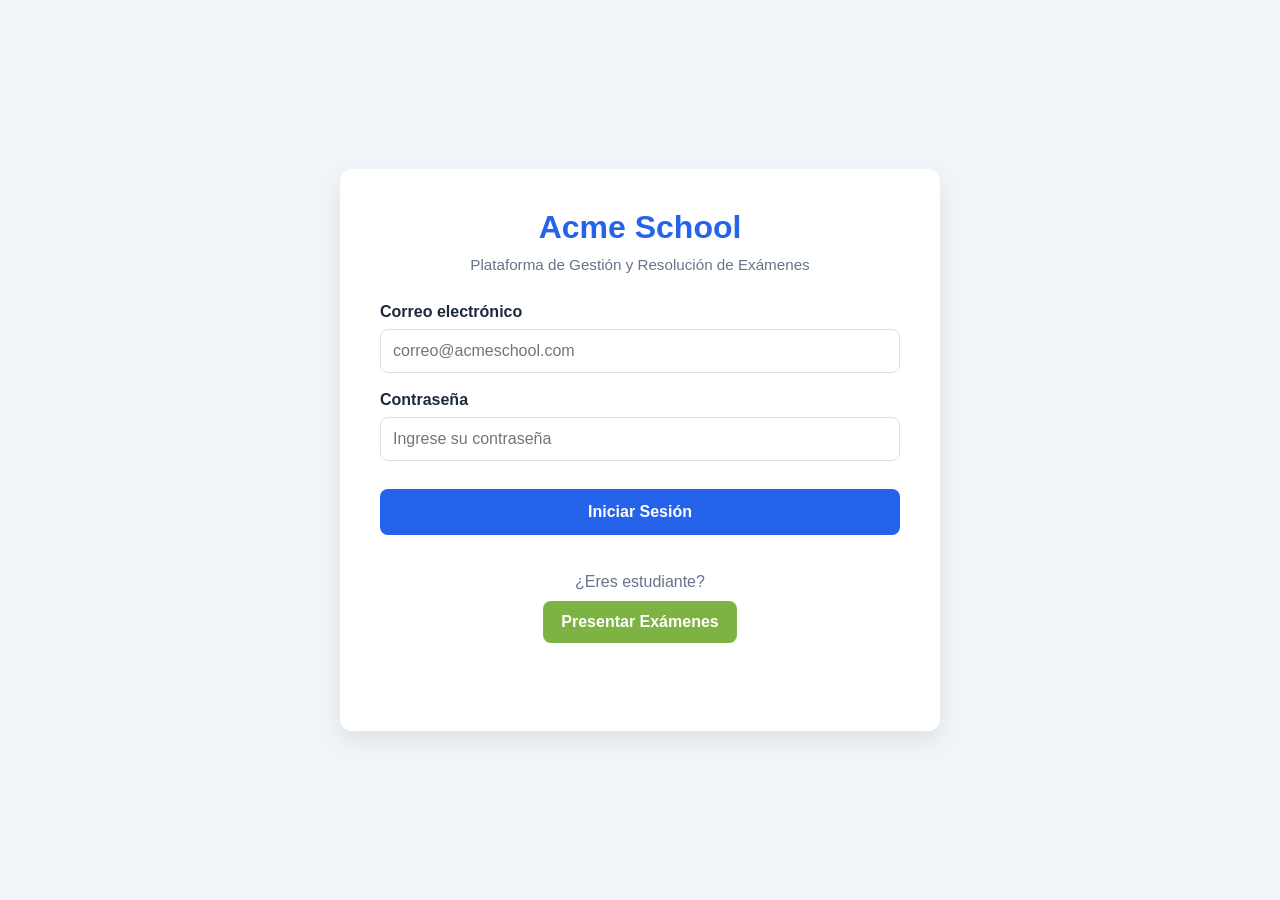
<file: index.html>
<!DOCTYPE html>
<html lang="es">
<head>
    <meta charset="UTF-8">
    <meta name="viewport" content="width=device-width, initial-scale=1.0">
    <title>Acme School | Plataforma de Exámenes</title>

    <link rel="stylesheet" href="./assets/css/style.css">
    <link rel="stylesheet" href="./assets/css/login.css">
</head>
<body>

    <main class="login-container">

        <section class="login-card">

            <div class="login-header">
                <h1>Acme School</h1>
                <p>Plataforma de Gestión y Resolución de Exámenes</p>
            </div>

            <form id="loginForm" class="login-form">

                <div class="form-group">
                    <label for="email">Correo electrónico</label>
                    <input
                        type="email"
                        id="email"
                        name="email"
                        placeholder="correo@acmeschool.com"
                        required
                    >
                </div>

                <div class="form-group">
                    <label for="password">Contraseña</label>
                    <input
                        type="password"
                        id="password"
                        name="password"
                        placeholder="Ingrese su contraseña"
                        required
                    >
                </div>

                <button type="submit" class="btn-login">
                    Iniciar Sesión
                </button>

                <div class="public-access">

                    <p>¿Eres estudiante?</p>

                    <a
                        href="./resolver.html"
                        class="btn-student"
                    >
                        Presentar Exámenes
                    </a>

                </div>
                
                <p id="message" class="message"></p>

            </form>

        </section>

    </main>

    <script type="module" src="./js/app.js"></script>

</body>
</html>
</file>
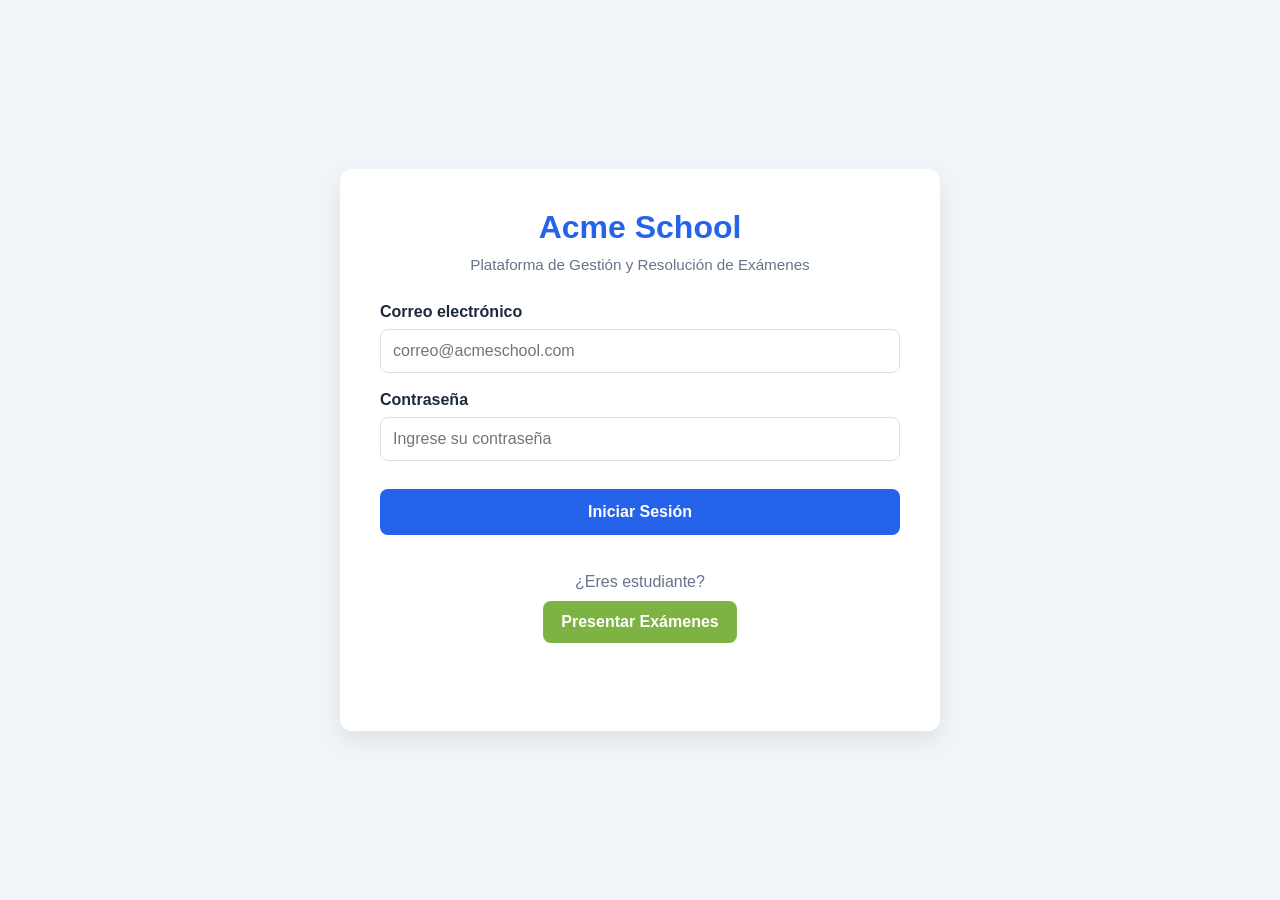
<file: dashboard.html>
<!DOCTYPE html>
<html lang="es">
<head>
    <meta charset="UTF-8">
    <meta name="viewport" content="width=device-width, initial-scale=1.0">
    <title>Dashboard | Acme School</title>

    <link rel="stylesheet" href="./assets/css/style.css">
    <link rel="stylesheet" href="./assets/css/dashboard.css">
</head>
<body>

    <header class="header">
        <h1>Acme School</h1>

        <button id="logoutBtn" class="btn-logout">
            Cerrar sesión
        </button>
    </header>

    <main class="dashboard-container">

        <section class="welcome-section">
            <h2>Bienvenido</h2>
            <p>Seleccione el módulo que desea administrar.</p>
        </section>

        <section class="cards-container">

            <article class="dashboard-card">
                <h3>Gestión de Usuarios</h3>
                <p>
                    Crear, actualizar y eliminar usuarios del sistema.
                </p>

                <a href="./usuarios.html" class="btn-module">
                    Administrar Usuarios
                </a>
            </article>

            <article class="dashboard-card">
                <h3>Gestión de Exámenes</h3>
                <p>
                    Crear, editar y administrar exámenes y preguntas.
                </p>

                <a href="./examenes.html" class="btn-module">
                    Administrar Exámenes
                </a>
            </article>

            <article class="dashboard-card">
                <h3>Resolución de Exámenes</h3>
                <p>
                    Acceso al módulo público de presentación de exámenes.
                </p>

                <a href="./resolver.html" class="btn-module">
                    Ver Exámenes
                </a>
            </article>

        </section>

    </main>

    <script type="module" src="./js/dashboard.js"></script>

</body>
</html>
</file>
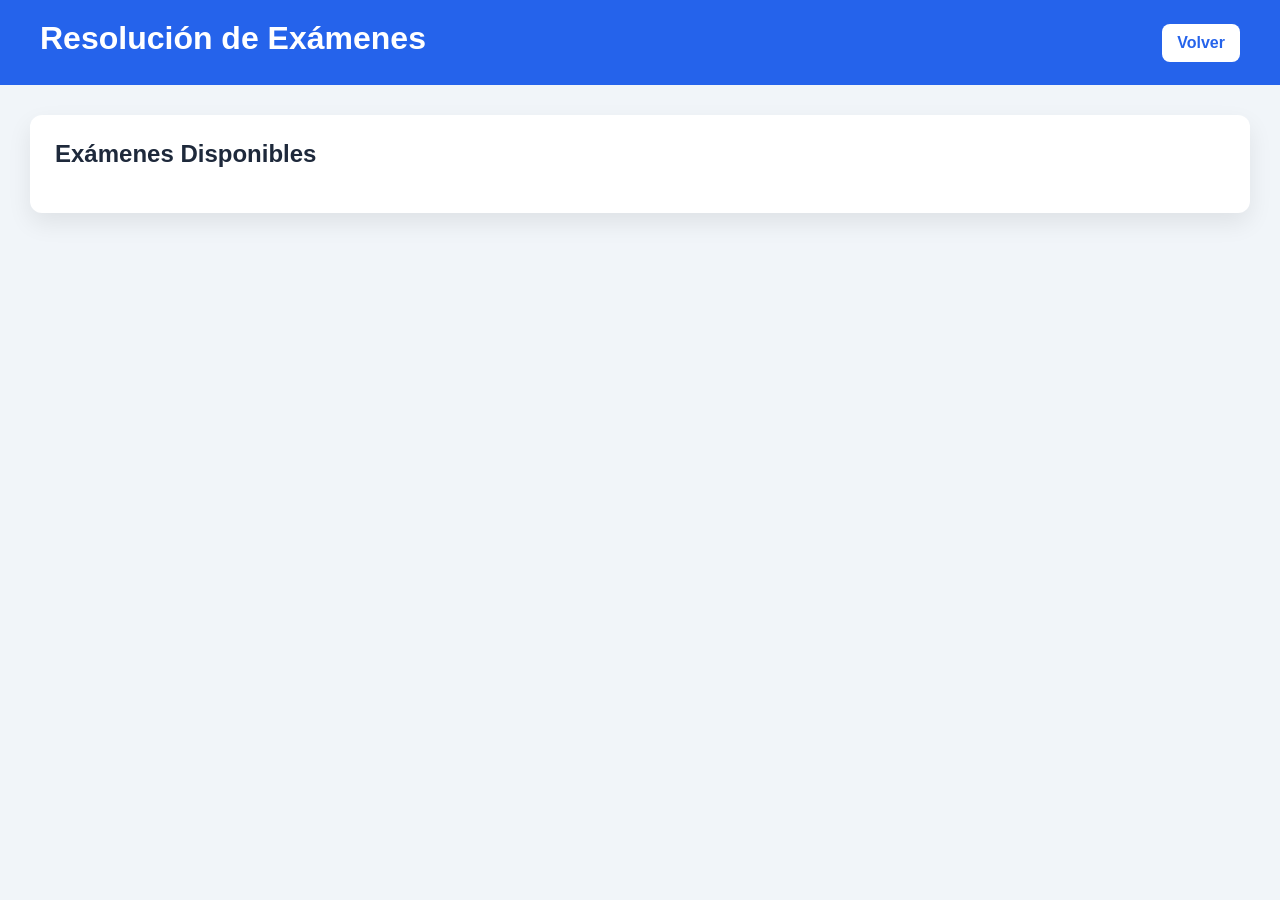
<file: examen.html>
<!DOCTYPE html>
<html lang="es">
<head>
    <meta charset="UTF-8">
    <meta name="viewport" content="width=device-width, initial-scale=1.0">
    <title>Examen | Acme School</title>

    <link rel="stylesheet" href="./assets/css/style.css">
    <link rel="stylesheet" href="./assets/css/examen.css">
</head>
<body>

    <header class="header">
        <h1 id="examTitle">
            Examen
        </h1>
    </header>

    <main class="exam-container">

        <section class="exam-info">

            <p id="studentInfo"></p>

            <p id="questionCount"></p>

            <p id="requiredPercentage"></p>

            <timer-component id="timer">
            </timer-component>

        </section>

        <section id="questionsContainer">

        </section>

        <button id="finishExamBtn">
            Finalizar Examen
        </button>

    </main>

    <script
        type="module"
        src="./js/components/timer.js"
    ></script>

    <script
        type="module"
        src="./js/resolver/examen.js"
    ></script>

</body>
</html>
</file>
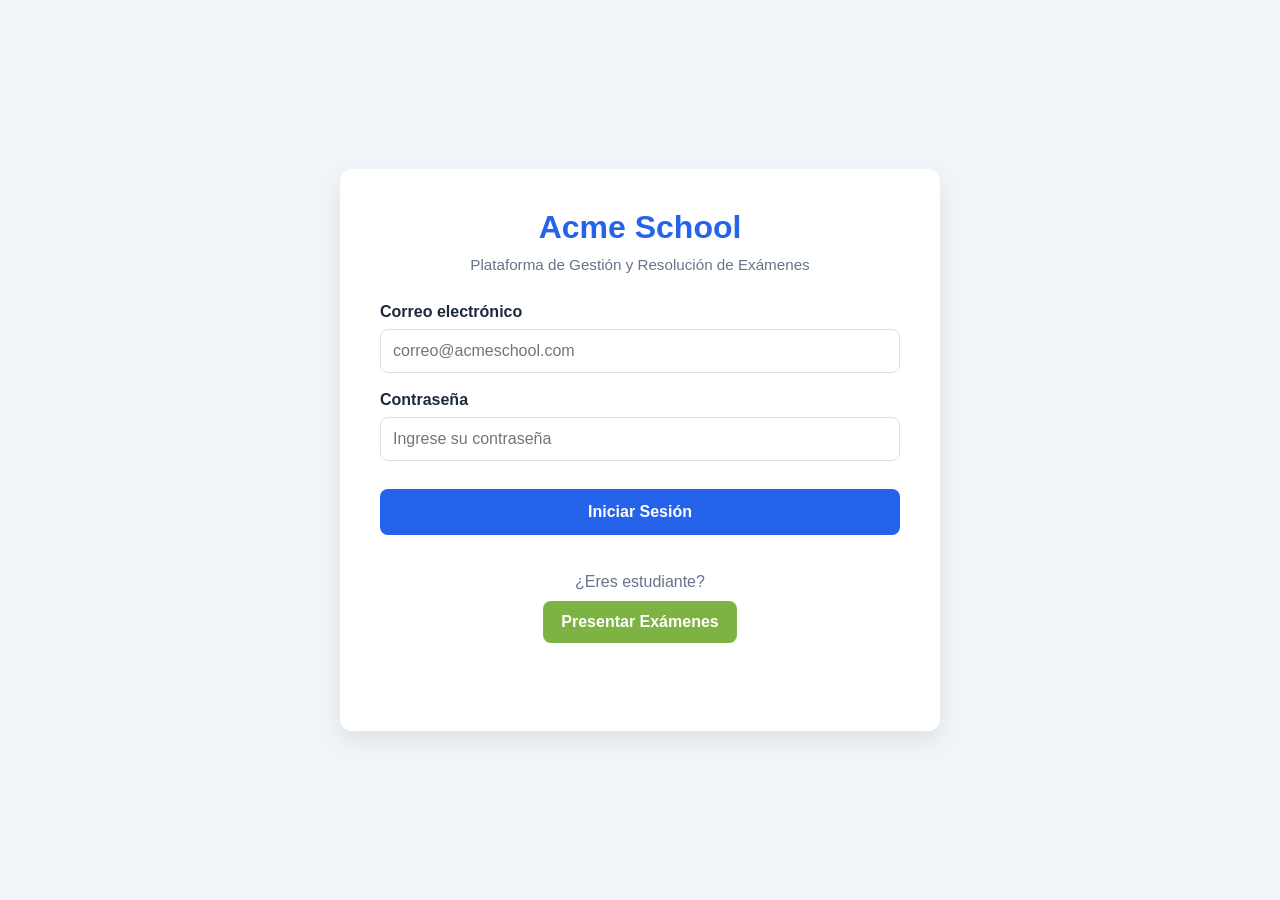
<file: examenes.html>
<!DOCTYPE html>
<html lang="es">
<head>
    <meta charset="UTF-8">
    <meta name="viewport" content="width=device-width, initial-scale=1.0">
    <title>Gestión de Exámenes | Acme School</title>

    <link rel="stylesheet" href="./assets/css/style.css">
    <link rel="stylesheet" href="./assets/css/examenes.css">
</head>
<body>

    <header class="header">
        <h1>Gestión de Exámenes</h1>

        <a href="./dashboard.html" class="btn-back">
            Volver
        </a>
    </header>

    <main class="exams-container">

        <section class="form-section">

            <h2>Registrar Examen</h2>

            <form id="examForm">

                <input
                    type="text"
                    id="codigo"
                    placeholder="Código del examen"
                    required
                >

                <input
                    type="text"
                    id="titulo"
                    placeholder="Título del examen"
                    required
                >

                <input
                    type="number"
                    id="tiempo"
                    placeholder="Tiempo en minutos"
                    min="1"
                    required
                >

                <input
                    type="number"
                    id="aprobacion"
                    placeholder="Porcentaje de aprobación"
                    min="1"
                    max="100"
                    required
                >

                <textarea
                    id="descripcion"
                    placeholder="Descripción del examen"
                    rows="4"
                    required
                ></textarea>

                <button type="submit" id="submitExamBtn">
                    Guardar Examen
                </button>

            </form>

        </section>

        <section class="table-section">

            <h2>Exámenes Registrados</h2>

            <table>

                <thead>
                    <tr>
                        <th>Código</th>
                        <th>Título</th>
                        <th>Tiempo</th>
                        <th>% Aprobación</th>
                        <th>Acciones</th>
                    </tr>
                </thead>

                <tbody id="examsTableBody">

                </tbody>

            </table>

        </section>

    </main>

    <script type="module" src="./js/exams/examenes.js"></script>

</body>
</html>
</file>
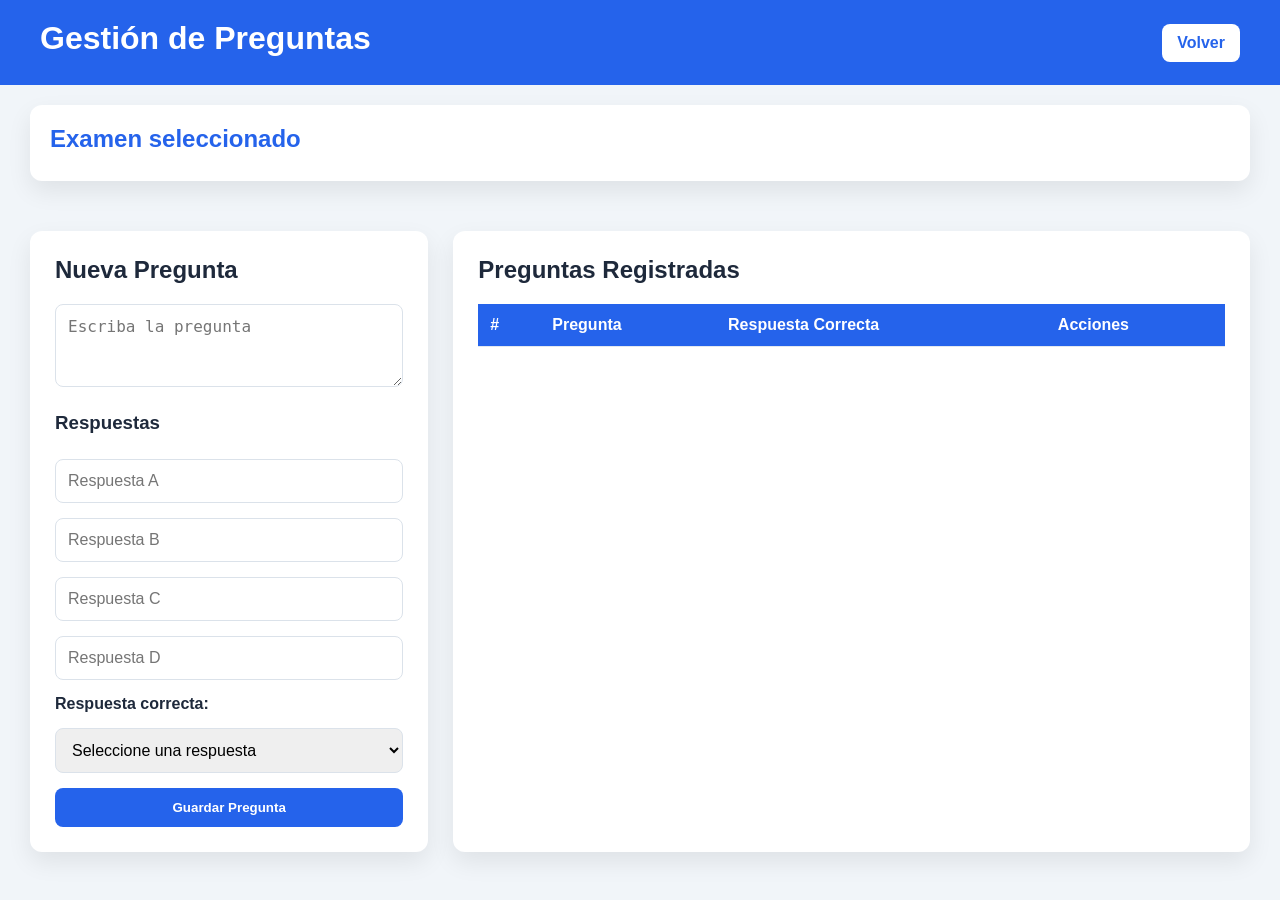
<file: preguntas.html>
<!DOCTYPE html>
<html lang="es">
<head>
    <meta charset="UTF-8">
    <meta name="viewport" content="width=device-width, initial-scale=1.0">
    <title>Gestión de Preguntas | Acme School</title>

    <link rel="stylesheet" href="./assets/css/style.css">
    <link rel="stylesheet" href="./assets/css/preguntas.css">
</head>
<body>

    <header class="header">
        <h1>Gestión de Preguntas</h1>

        <a href="./examenes.html" class="btn-back">
            Volver
        </a>
    </header>

    <section class="selected-exam">

        <h2 id="selectedExamTitle">
            Examen seleccionado
        </h2>

    </section>

    <main class="questions-container">

        <section class="form-section">

            <h2>Nueva Pregunta</h2>

            <form id="questionForm">

                <textarea
                    id="pregunta"
                    placeholder="Escriba la pregunta"
                    rows="3"
                    required
                ></textarea>

                <h3>Respuestas</h3>

                <input
                    type="text"
                    id="respuestaA"
                    placeholder="Respuesta A"
                    required
                >

                <input
                    type="text"
                    id="respuestaB"
                    placeholder="Respuesta B"
                    required
                >

                <input
                    type="text"
                    id="respuestaC"
                    placeholder="Respuesta C"
                    required
                >

                <input
                    type="text"
                    id="respuestaD"
                    placeholder="Respuesta D"
                    required
                >

                <label>
                    Respuesta correcta:
                </label>

                <select id="respuestaCorrecta" required>
                    <option value="">
                        Seleccione una respuesta
                    </option>

                    <option value="A">
                        Respuesta A
                    </option>

                    <option value="B">
                        Respuesta B
                    </option>

                    <option value="C">
                        Respuesta C
                    </option>

                    <option value="D">
                        Respuesta D
                    </option>
                </select>

                <button
                    type="submit"
                    id="submitQuestionBtn"
                >
                    Guardar Pregunta
                </button>

            </form>

        </section>

        <section class="table-section">

            <h2>Preguntas Registradas</h2>

            <table>

                <thead>
                    <tr>
                        <th>#</th>
                        <th>Pregunta</th>
                        <th>Respuesta Correcta</th>
                        <th>Acciones</th>
                    </tr>
                </thead>

                <tbody id="questionsTableBody">

                </tbody>

            </table>

        </section>

    </main>

    <script
        type="module"
        src="./js/exams/preguntas.js"
    ></script>

</body>
</html>
</file>
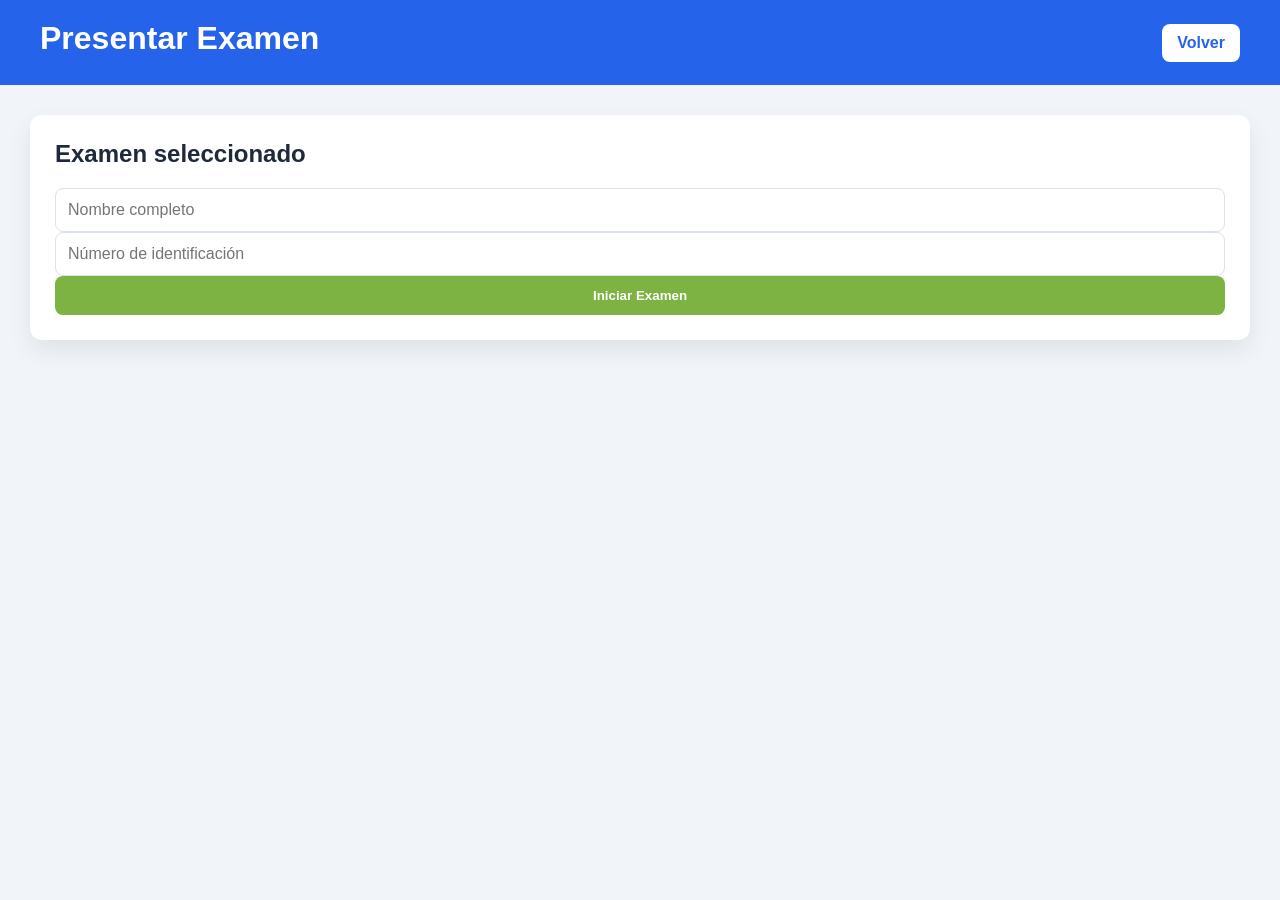
<file: presentar-examen.html>
<!DOCTYPE html>
<html lang="es">
<head>
    <meta charset="UTF-8">
    <meta name="viewport" content="width=device-width, initial-scale=1.0">
    <title>Presentar Examen | Acme School</title>

    <link rel="stylesheet" href="./assets/css/style.css">
    <link rel="stylesheet" href="./assets/css/resolver.css">
</head>
<body>

    <header class="header">

        <h1>Presentar Examen</h1>

        <a
            href="./resolver.html"
            class="btn-back"
        >
            Volver
        </a>

    </header>

    <main class="resolver-container">

        <section class="exam-list-section">

            <h2 id="examTitle">
                Examen seleccionado
            </h2>

            <form id="studentForm">

                <input
                    type="text"
                    id="studentName"
                    placeholder="Nombre completo"
                    required
                >

                <input
                    type="text"
                    id="studentId"
                    placeholder="Número de identificación"
                    required
                >

                <button type="submit">
                    Iniciar Examen
                </button>

            </form>

        </section>

    </main>

    <script
        type="module"
        src="./js/resolver/presentar-examen.js"
    ></script>

</body>
</html>
</file>
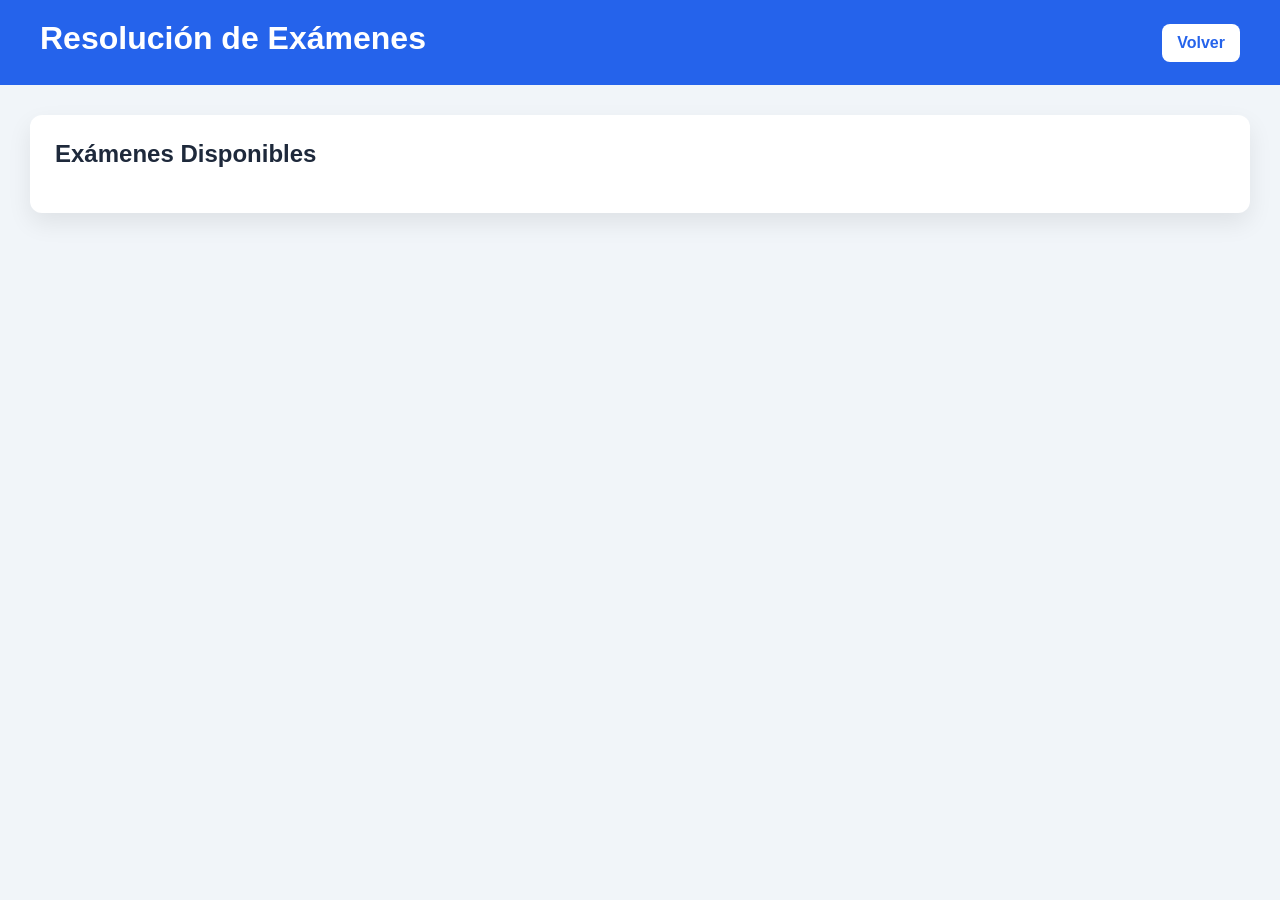
<file: resolver.html>
<!DOCTYPE html>
<html lang="es">
<head>
    <meta charset="UTF-8">
    <meta name="viewport" content="width=device-width, initial-scale=1.0">
    <title>Resolución de Exámenes | Acme School</title>

    <link rel="stylesheet" href="./assets/css/style.css">
    <link rel="stylesheet" href="./assets/css/resolver.css">
</head>
<body>

    <header class="header">

        <h1>Resolución de Exámenes</h1>

        <a
            href="./dashboard.html"
            class="btn-back"
        >
            Volver
        </a>

    </header>

    <main class="resolver-container">

        <section class="exam-list-section">

            <h2>Exámenes Disponibles</h2>

            <div id="examList">

            </div>

        </section>

    </main>

    <script
        type="module"
        src="./js/components/card-examen.js"
    ></script>
    
    <script
        type="module"
        src="./js/resolver/resolver.js"
    ></script>

</body>
</html>
</file>
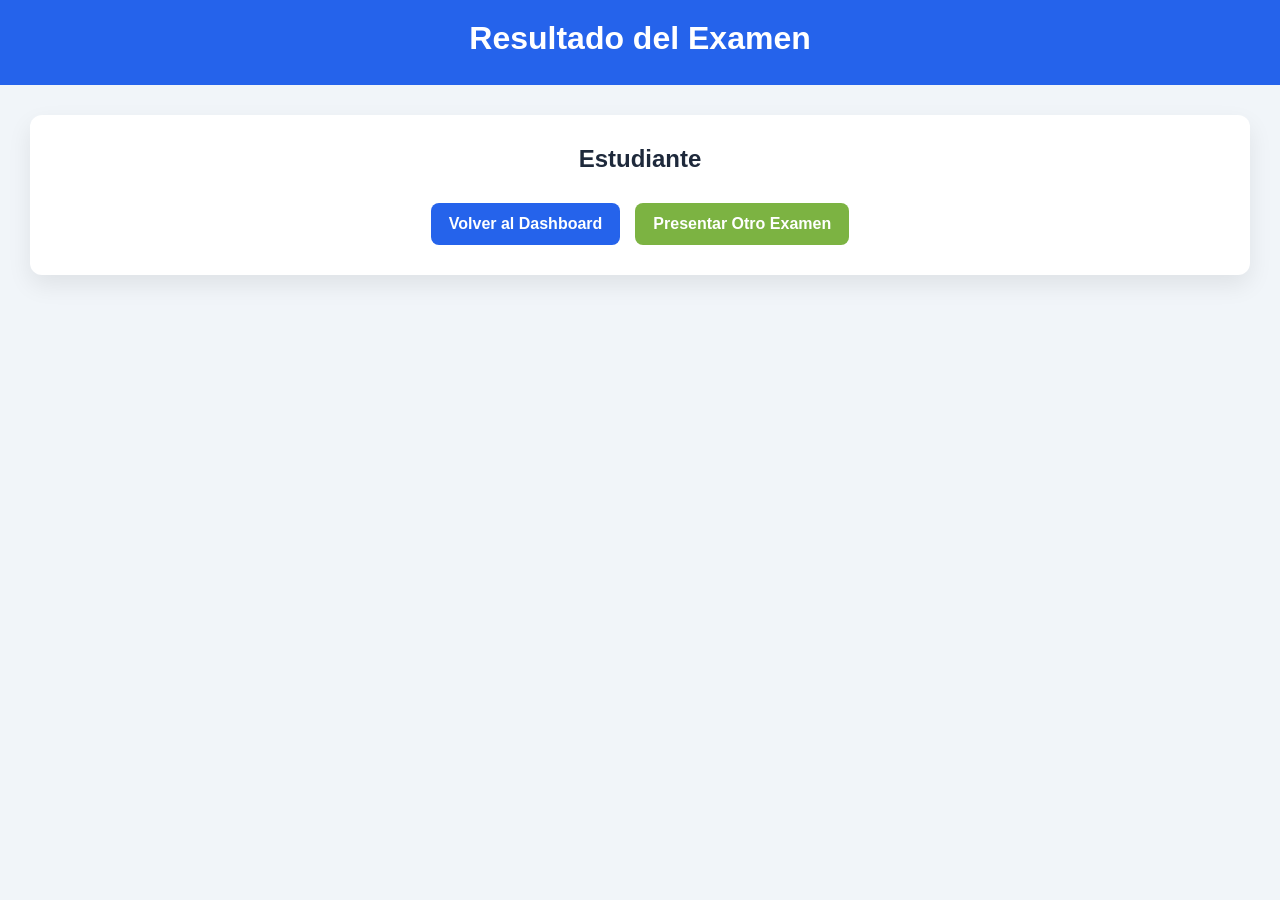
<file: resultado.html>
<!DOCTYPE html>
<html lang="es">
<head>
    <meta charset="UTF-8">
    <meta name="viewport" content="width=device-width, initial-scale=1.0">
    <title>Resultado del Examen</title>

    <link rel="stylesheet" href="./assets/css/style.css">
    <link rel="stylesheet" href="./assets/css/resultado.css">
</head>
<body>

    <navbar-component
        title="Resultado del Examen"
    ></navbar-component>

    <main class="result-container">

        <div class="result-card">

            <h2 id="studentResult">
                Estudiante
            </h2>

            <p id="examResultName"></p>

            <p id="correctAnswers"></p>

            <p id="percentageResult"></p>

            <p id="requiredPercentage"></p>

            <h2 id="approvalResult"></h2>

            <div class="result-actions">

                <a
                    href="./dashboard.html"
                    class="btn-dashboard"
                >
                    Volver al Dashboard
                </a>

                <a
                    href="./resolver.html"
                    class="btn-resolver"
                >
                    Presentar Otro Examen
                </a>

            </div>

        </div>

    </main>

    <script
        type="module"
        src="./js/components/navbar.js"
    ></script>

    <script
        type="module"
        src="./js/resolver/resultado.js"
    ></script>

</body>
</html>
</file>
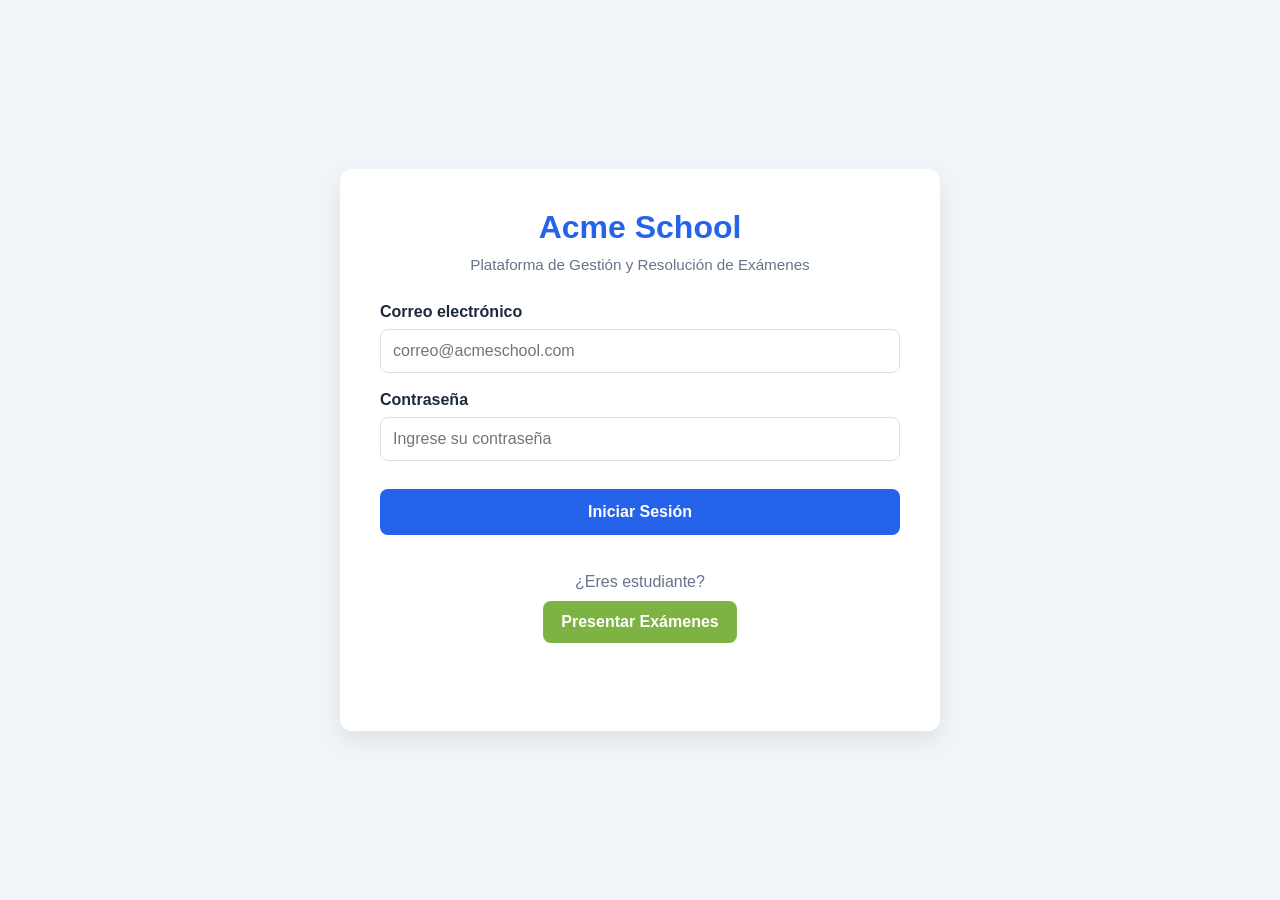
<file: usuarios.html>
<!DOCTYPE html>
<html lang="es">
<head>
    <meta charset="UTF-8">
    <meta name="viewport" content="width=device-width, initial-scale=1.0">
    <title>Gestión de Usuarios | Acme School</title>

    <link rel="stylesheet" href="./assets/css/style.css">
    <link rel="stylesheet" href="./assets/css/usuarios.css">
</head>
<body>

    <header class="header">
        <h1>Gestión de Usuarios</h1>

        <a href="./dashboard.html" class="btn-back">
            Volver
        </a>
    </header>

    <main class="users-container">

        <section class="form-section">

            <h2>Registrar Usuario</h2>

            <form id="userForm">

                <input
                    type="text"
                    id="identificacion"
                    placeholder="Número de identificación"
                    required
                >

                <input
                    type="text"
                    id="nombre"
                    placeholder="Nombre completo"
                    required
                >

                <input
                    type="email"
                    id="email"
                    placeholder="Correo electrónico"
                    required
                >

                <input
                    type="tel"
                    id="telefono"
                    placeholder="Teléfono"
                    required
                >

                <select id="cargo" required>
                    <option value="">Seleccione un cargo</option>
                    <option value="Administrativo">
                        Administrativo
                    </option>
                    <option value="Docente">
                        Docente
                    </option>
                </select>

                <input
                    type="password"
                    id="password"
                    placeholder="Contraseña"
                    required
                >

                <button type="submit" id="submitBtn">
                    Guardar Usuario
                </button>

            </form>

        </section>

        <section class="table-section">

            <h2>Usuarios Registrados</h2>

            <table>

                <thead>
                    <tr>
                        <th>ID</th>
                        <th>Nombre</th>
                        <th>Email</th>
                        <th>Cargo</th>
                        <th>Acciones</th>
                    </tr>
                </thead>

                <tbody id="usersTableBody">

                </tbody>

            </table>

        </section>

    </main>

    <script type="module" src="./js/users/usuarios.js"></script>

</body>
</html>
</file>
<file: assets/css/style.css>
/* ==========================
   RESET
========================== */

* {
    margin: 0;
    padding: 0;
    box-sizing: border-box;
}

/* ==========================
   VARIABLES
========================== */

:root {
    --primary-color: #2563eb;
    --primary-dark: #1d4ed8;
    --secondary-color: #1e293b;
    --success-color: #22c55e;
    --danger-color: #ef4444;

    --background-color: #f1f5f9;
    --card-color: #ffffff;

    --text-color: #334155;
    --text-light: #64748b;

    --border-radius: 12px;
    --shadow: 0 10px 25px rgba(0, 0, 0, 0.08);

    --transition: all 0.3s ease;
}

/* ==========================
   BODY
========================== */

body {
    font-family: 'Segoe UI', Tahoma, Geneva, Verdana, sans-serif;
    background-color: var(--background-color);
    color: var(--text-color);
    min-height: 100vh;
}

/* ==========================
   TITULOS
========================== */

h1,
h2,
h3,
h4,
h5,
h6 {
    color: var(--secondary-color);
    margin-bottom: 0.5rem;
}

/* ==========================
   ENLACES
========================== */

a {
    text-decoration: none;
    color: inherit;
}

/* ==========================
   LISTAS
========================== */

ul,
ol {
    list-style: none;
}

/* ==========================
   BOTONES GENERALES
========================== */

button {
    cursor: pointer;
    border: none;
    transition: var(--transition);
}

button:hover {
    opacity: 0.9;
}

/* ==========================
   INPUTS
========================== */

input,
select,
textarea {
    width: 100%;
    padding: 12px;
    border: 1px solid #dbe2ea;
    border-radius: 8px;
    font-size: 1rem;
    outline: none;
    transition: var(--transition);
}

input:focus,
select:focus,
textarea:focus {
    border-color: var(--primary-color);
    box-shadow: 0 0 5px rgba(37, 99, 235, 0.3);
}

/* ==========================
   CONTENEDORES
========================== */

.container {
    width: 90%;
    max-width: 1200px;
    margin: auto;
}

/* ==========================
   TARJETAS
========================== */

.card {
    background-color: var(--card-color);
    border-radius: var(--border-radius);
    box-shadow: var(--shadow);
    padding: 20px;
}

/* ==========================
   MENSAJES
========================== */

.message {
    margin-top: 10px;
    text-align: center;
    font-size: 0.9rem;
    color: var(--danger-color);
}

/* ==========================
   TABLAS
========================== */

table {
    width: 100%;
    border-collapse: collapse;
    background-color: white;
}

th,
td {
    padding: 12px;
    border-bottom: 1px solid #e2e8f0;
    text-align: left;
}

th {
    background-color: var(--primary-color);
    color: white;
}

/* ==========================
   RESPONSIVE
========================== */

@media (max-width: 768px) {

    .container {
        width: 95%;
    }

}
</file>
<file: assets/css/login.css>
/* ==========================
   CONTENEDOR PRINCIPAL
========================== */

.login-container {
    min-height: 100vh;
    display: flex;
    justify-content: center;
    align-items: center;
    padding: 20px;
}

/* ==========================
   TARJETA LOGIN
========================== */

.login-card {
    width: 100%;
    max-width: 600px;
    background-color: var(--card-color);
    padding: 40px;
    border-radius: var(--border-radius);
    box-shadow: var(--shadow);
    animation: fadeIn 0.5s ease;
}

/* ==========================
   CABECERA
========================== */

.login-header {
    text-align: center;
    margin-bottom: 30px;
}

.login-header h1 {
    color: var(--primary-color);
    font-size: 2rem;
    margin-bottom: 10px;
}

.login-header p {
    color: var(--text-light);
    font-size: 0.95rem;
}

/* ==========================
   FORMULARIO
========================== */

.login-form {
    display: flex;
    flex-direction: column;
    gap: 18px;
}

.form-group {
    display: flex;
    flex-direction: column;
    gap: 8px;
}

.form-group label {
    font-weight: 600;
    color: var(--secondary-color);
}

/* ==========================
   BOTÓN LOGIN
========================== */

.btn-login {
    background-color: var(--primary-color);
    color: white;
    padding: 14px;
    border-radius: 8px;
    font-size: 1rem;
    font-weight: 600;
    margin-top: 10px;
    transition: var(--transition);
}

.btn-login:hover {
    background-color: var(--primary-dark);
    transform: translateY(-2px);
}

/* ==========================
   MENSAJE
========================== */

.message {
    min-height: 20px;
}

/* ==========================
   ANIMACIÓN
========================== */

@keyframes fadeIn {
    from {
        opacity: 0;
        transform: translateY(-15px);
    }

    to {
        opacity: 1;
        transform: translateY(0);
    }
}

/* ==========================
   RESPONSIVE
========================== */

@media (max-width: 480px) {

    .login-card {
        padding: 25px;
    }

    .login-header h1 {
        font-size: 1.6rem;
    }

}

.public-access {
    margin-top: 20px;
    text-align: center;
}

.public-access p {
    margin-bottom: 10px;
    color: var(--text-light);
}

.btn-student {
    display: inline-block;
    text-decoration: none;
    background-color: #7cb342;
    color: white;
    padding: 12px 18px;
    border-radius: 8px;
    font-weight: 600;
    transition: 0.3s;
}

.btn-student:hover {
    opacity: 0.9;
}
</file>
<file: assets/css/dashboard.css>
.header {
    background-color: var(--primary-color);
    color: white;
    padding: 20px 40px;

    display: flex;
    justify-content: space-between;
    align-items: center;
}

.header h1 {
    color: white;
}

.btn-logout {
    background-color: white;
    color: var(--primary-color);

    padding: 10px 15px;
    border-radius: 8px;
    font-weight: bold;
}

.dashboard-container {
    padding: 40px;
}

.welcome-section {
    margin-bottom: 30px;
}

.cards-container {
    display: grid;
    grid-template-columns: repeat(auto-fit, minmax(280px, 1fr));
    gap: 20px;
}

.dashboard-card {
    background: white;
    padding: 25px;
    border-radius: 12px;
    box-shadow: var(--shadow);
}

.dashboard-card h3 {
    margin-bottom: 15px;
}

.dashboard-card p {
    color: var(--text-light);
    margin-bottom: 20px;
}

.btn-module {
    width: 100%;
    padding: 12px;

    background-color: var(--primary-color);
    color: white;

    border-radius: 8px;
}

.btn-module:hover {
    background-color: var(--primary-dark);
}

.btn-module {
    display: inline-block;
    text-decoration: none;
    text-align: center;
}
</file>
<file: assets/css/examen.css>
.header {
    background-color: var(--primary-color);
    color: white;
    padding: 20px;
    text-align: center;
}

.header h1 {
    color: white;
}

.exam-container {
    padding: 30px;
}

.exam-info {
    background: white;
    padding: 20px;
    border-radius: 12px;
    box-shadow: var(--shadow);
    margin-bottom: 20px;
}

#studentInfo,
#timer {
    font-weight: 600;
    margin-top: 10px;
}

.question-card {
    background: white;
    margin-bottom: 20px;
    padding: 20px;
    border-radius: 12px;
    box-shadow: var(--shadow);
}

.question-card h3 {
    margin-bottom: 15px;
}

.option {
    margin-bottom: 10px;
}

#finishExamBtn {
    width: 100%;
    padding: 14px;
    background-color: #7cb342;
    color: white;
    border: none;
    border-radius: 8px;
    font-weight: 600;
}
</file>
<file: assets/css/examenes.css>
.header {
    background-color: var(--primary-color);
    color: white;
    padding: 20px 40px;

    display: flex;
    justify-content: space-between;
    align-items: center;
}

.header h1 {
    color: white;
}

.btn-back {
    background-color: white;
    color: var(--primary-color);
    padding: 10px 15px;
    border-radius: 8px;
    font-weight: bold;
}

.exams-container {
    padding: 30px;
    display: grid;
    grid-template-columns: 1fr 2fr;
    gap: 25px;
}

.form-section,
.table-section {
    background-color: white;
    padding: 25px;
    border-radius: 12px;
    box-shadow: var(--shadow);
}

.form-section h2,
.table-section h2 {
    margin-bottom: 20px;
}

#examForm {
    display: flex;
    flex-direction: column;
    gap: 15px;
}

#examForm button {
    background-color: var(--primary-color);
    color: white;
    padding: 12px;
    border-radius: 8px;
    font-weight: 600;
}

#examForm button:hover {
    background-color: var(--primary-dark);
}

.table-section {
    overflow-x: auto;
}

table {
    margin-top: 15px;
}

tbody tr:hover {
    background-color: #f8fafc;
}

.btn-edit,
.btn-delete {
    padding: 8px 12px;
    border-radius: 6px;
    color: white;
    margin-right: 5px;
}

.btn-edit {
    background-color: #f59e0b;
}

.btn-delete {
    background-color: #ef4444;
}

.btn-questions {
    background-color: #7cb342;
    color: white;
    padding: 8px 12px;
    border-radius: 6px;
}

textarea {
    resize: vertical;
}

@media (max-width: 900px) {

    .exams-container {
        grid-template-columns: 1fr;
    }

    .header {
        flex-direction: column;
        gap: 15px;
        text-align: center;
    }

}
</file>
<file: assets/css/preguntas.css>
.header {
    background-color: var(--primary-color);
    color: white;
    padding: 20px 40px;

    display: flex;
    justify-content: space-between;
    align-items: center;
}

.header h1 {
    color: white;
}

.btn-back {
    background-color: white;
    color: var(--primary-color);
    padding: 10px 15px;
    border-radius: 8px;
    font-weight: bold;
    text-decoration: none;
}

.questions-container {
    padding: 30px;
    display: grid;
    grid-template-columns: 1fr 2fr;
    gap: 25px;
}

.form-section,
.table-section {
    background-color: white;
    padding: 25px;
    border-radius: 12px;
    box-shadow: var(--shadow);
}

.form-section h2,
.table-section h2 {
    margin-bottom: 20px;
}

.form-section h3 {
    margin-top: 10px;
    margin-bottom: 10px;
    color: var(--secondary-color);
}

#questionForm {
    display: flex;
    flex-direction: column;
    gap: 15px;
}

#questionForm button {
    background-color: var(--primary-color);
    color: white;
    padding: 12px;
    border-radius: 8px;
    font-weight: 600;
}

#questionForm button:hover {
    background-color: var(--primary-dark);
}

.table-section {
    overflow-x: auto;
}

table {
    margin-top: 15px;
}

tbody tr:hover {
    background-color: #f8fafc;
}

.btn-edit,
.btn-delete {
    padding: 8px 12px;
    border-radius: 6px;
    color: white;
    margin-right: 5px;
}

.btn-edit {
    background-color: #f59e0b;
}

.btn-delete {
    background-color: #ef4444;
}

textarea {
    resize: vertical;
}

label {
    font-weight: 600;
    color: var(--secondary-color);
}

.selected-exam {
    margin: 20px 30px;
    padding: 20px;
    background-color: white;
    border-radius: 12px;
    box-shadow: var(--shadow);
}

.selected-exam h2 {
    color: var(--primary-color);
}

@media (max-width: 900px) {

    .questions-container {
        grid-template-columns: 1fr;
    }

    .header {
        flex-direction: column;
        gap: 15px;
        text-align: center;
    }

}
</file>
<file: assets/css/resolver.css>
.header {
    background-color: var(--primary-color);
    color: white;
    padding: 20px 40px;

    display: flex;
    justify-content: space-between;
    align-items: center;
}

.header h1 {
    color: white;
}

.resolver-container {
    padding: 30px;
}

.exam-list-section {
    background-color: white;
    padding: 25px;
    border-radius: 12px;
    box-shadow: var(--shadow);
}

.exam-list-section h2 {
    margin-bottom: 20px;
}

#examList {
    display: grid;
    grid-template-columns: repeat(
        auto-fit,
        minmax(420px, 500px)
    );
    gap: 20px;
    justify-content: center;
}

.exam-card {
    background: #f8fafc;
    padding: 22px;
    border-radius: 10px;
    border: 1px solid #e2e8f0;
}

.exam-card h3 {
    margin-bottom: 10px;
}

.exam-card p {
    margin-bottom: 10px;
}

.exam-card button {
    width: 100%;
    padding: 10px;
    background-color: #7cb342;
    border-radius: 8px;
}

#studentForm button {
    width: 100%;
    padding: 12px;
    background-color: #7cb342;
    color: white;
    border: none;
    border-radius: 8px;
    font-weight: 600;
}

.btn-back {
    background-color: white;
    color: var(--primary-color);
    padding: 10px 15px;
    border-radius: 8px;
    font-weight: bold;
    text-decoration: none;
}

.btn-back:hover {
    opacity: 0.9;
}
</file>
<file: assets/css/resultado.css>
.header {
    background-color: var(--primary-color);
    color: white;
    padding: 20px;
    text-align: center;
}

.header h1 {
    color: white;
}

.result-container {
    padding: 30px;
}

.result-card {
    background: white;
    padding: 30px;
    border-radius: 12px;
    box-shadow: var(--shadow);
    text-align: center;
}

.result-card p {
    margin-top: 15px;
    font-size: 1.1rem;
}

#approvalResult {
    margin-top: 20px;
}

.result-actions {
    margin-top: 30px;
    display: flex;
    gap: 15px;
    justify-content: center;
    flex-wrap: wrap;
}

.btn-dashboard,
.btn-resolver {
    display: inline-block;
    text-decoration: none;
    color: white;
    padding: 12px 18px;
    border-radius: 8px;
    font-weight: 600;
    transition: 0.3s;
}

.btn-dashboard:hover,
.btn-resolver:hover {
    opacity: 0.9;
}

.btn-dashboard {
    background-color: var(--primary-color);
}

.btn-resolver {
    background-color: #7cb342;
}

.result-status {
    margin-top: 30px;
    padding: 20px;
    border-radius: 12px;
}

.result-status.success {
    background-color: #dcfce7;
    border: 2px solid #22c55e;
}

.result-status.fail {
    background-color: #fee2e2;
    border: 2px solid #ef4444;
}

.result-status p {
    margin-top: 10px;
    font-size: 1rem;
}

.result-status h2 {
    font-size: 1.5rem;
    font-weight: 700;
    margin-bottom: 8px;
}

.result-status {
    max-width: 700px;
    margin: 25px auto 0;
}

.result-status.success {
    background-color: #dcfce7;
    border: 2px solid #22c55e;
}

.result-status.fail {
    background-color: #fee2e2;
    border: 2px solid #ef4444;
}
</file>
<file: assets/css/usuarios.css>
.header {
    background-color: var(--primary-color);
    color: white;
    padding: 20px 40px;

    display: flex;
    justify-content: space-between;
    align-items: center;
}

.header h1 {
    color: white;
}

.btn-back {
    background-color: white;
    color: var(--primary-color);
    padding: 10px 15px;
    border-radius: 8px;
    font-weight: bold;
}

.users-container {
    padding: 30px;
    display: grid;
    grid-template-columns: 1fr 2fr;
    gap: 25px;
}

.form-section,
.table-section {
    background-color: white;
    padding: 25px;
    border-radius: 12px;
    box-shadow: var(--shadow);
}

.form-section h2,
.table-section h2 {
    margin-bottom: 20px;
}

#userForm {
    display: flex;
    flex-direction: column;
    gap: 15px;
}

#userForm button {
    background-color: var(--primary-color);
    color: white;
    padding: 12px;
    border-radius: 8px;
    font-weight: 600;
}

#userForm button:hover {
    background-color: var(--primary-dark);
}

.table-section {
    overflow-x: auto;
}

table {
    margin-top: 15px;
}

tbody tr:hover {
    background-color: #f8fafc;
}

.btn-edit,
.btn-delete {
    padding: 8px 12px;
    border-radius: 6px;
    color: white;
    margin-right: 5px;
}

.btn-edit {
    background-color: #f59e0b;
}

.btn-delete {
    background-color: #ef4444;
}

@media (max-width: 900px) {

    .users-container {
        grid-template-columns: 1fr;
    }

    .header {
        flex-direction: column;
        gap: 15px;
        text-align: center;
    }

}
</file>
